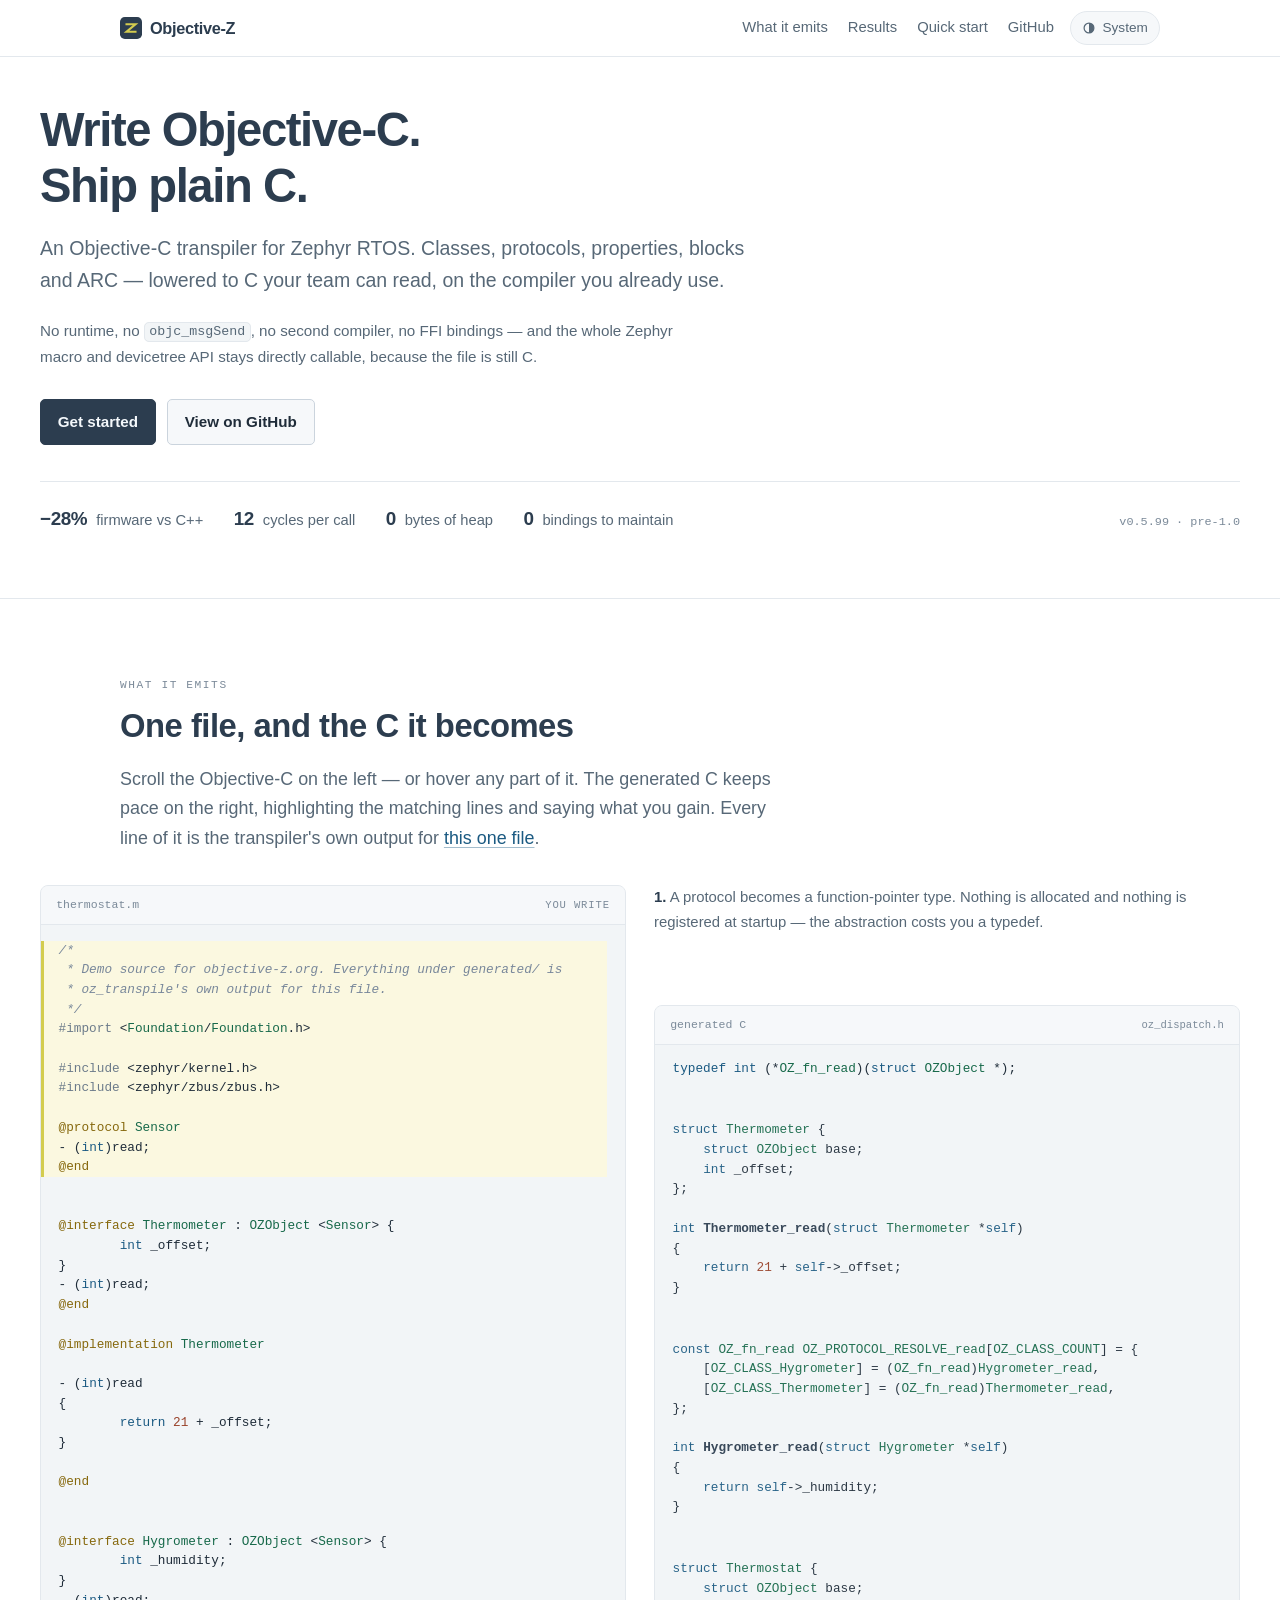
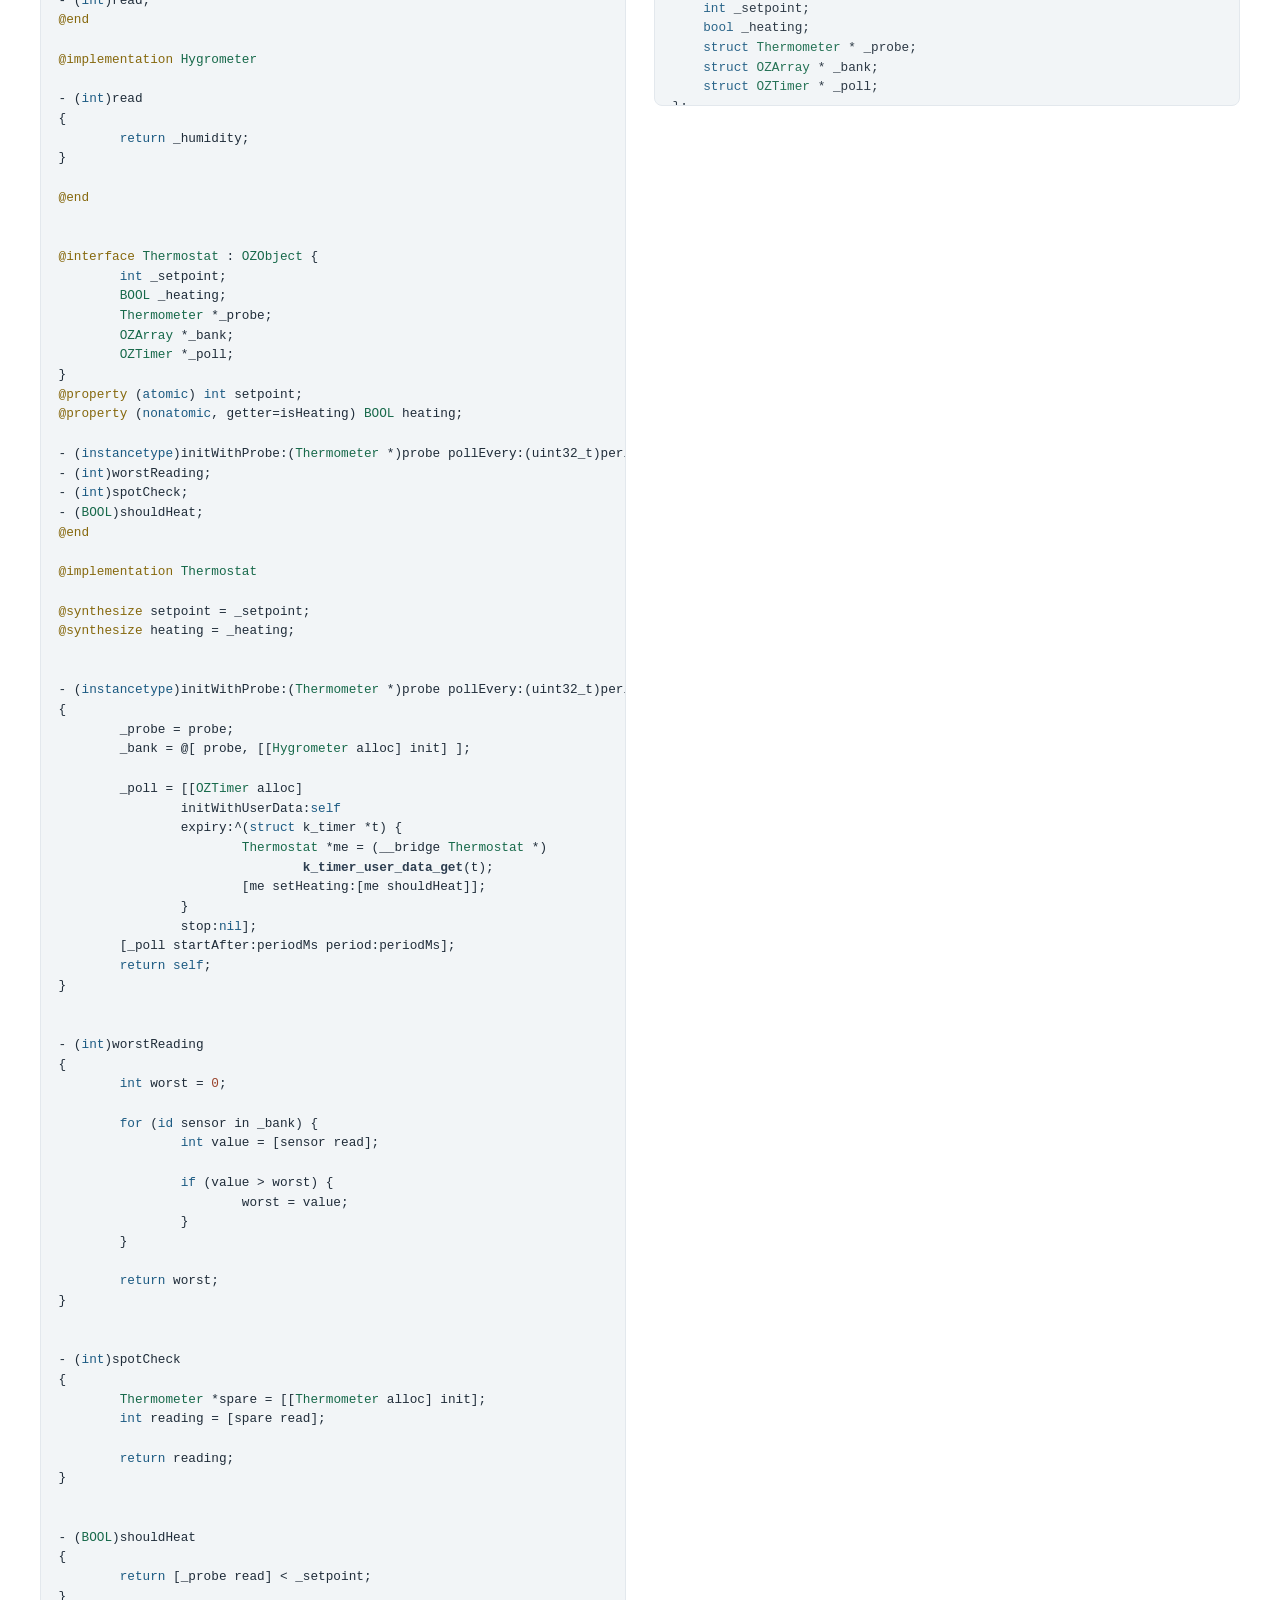
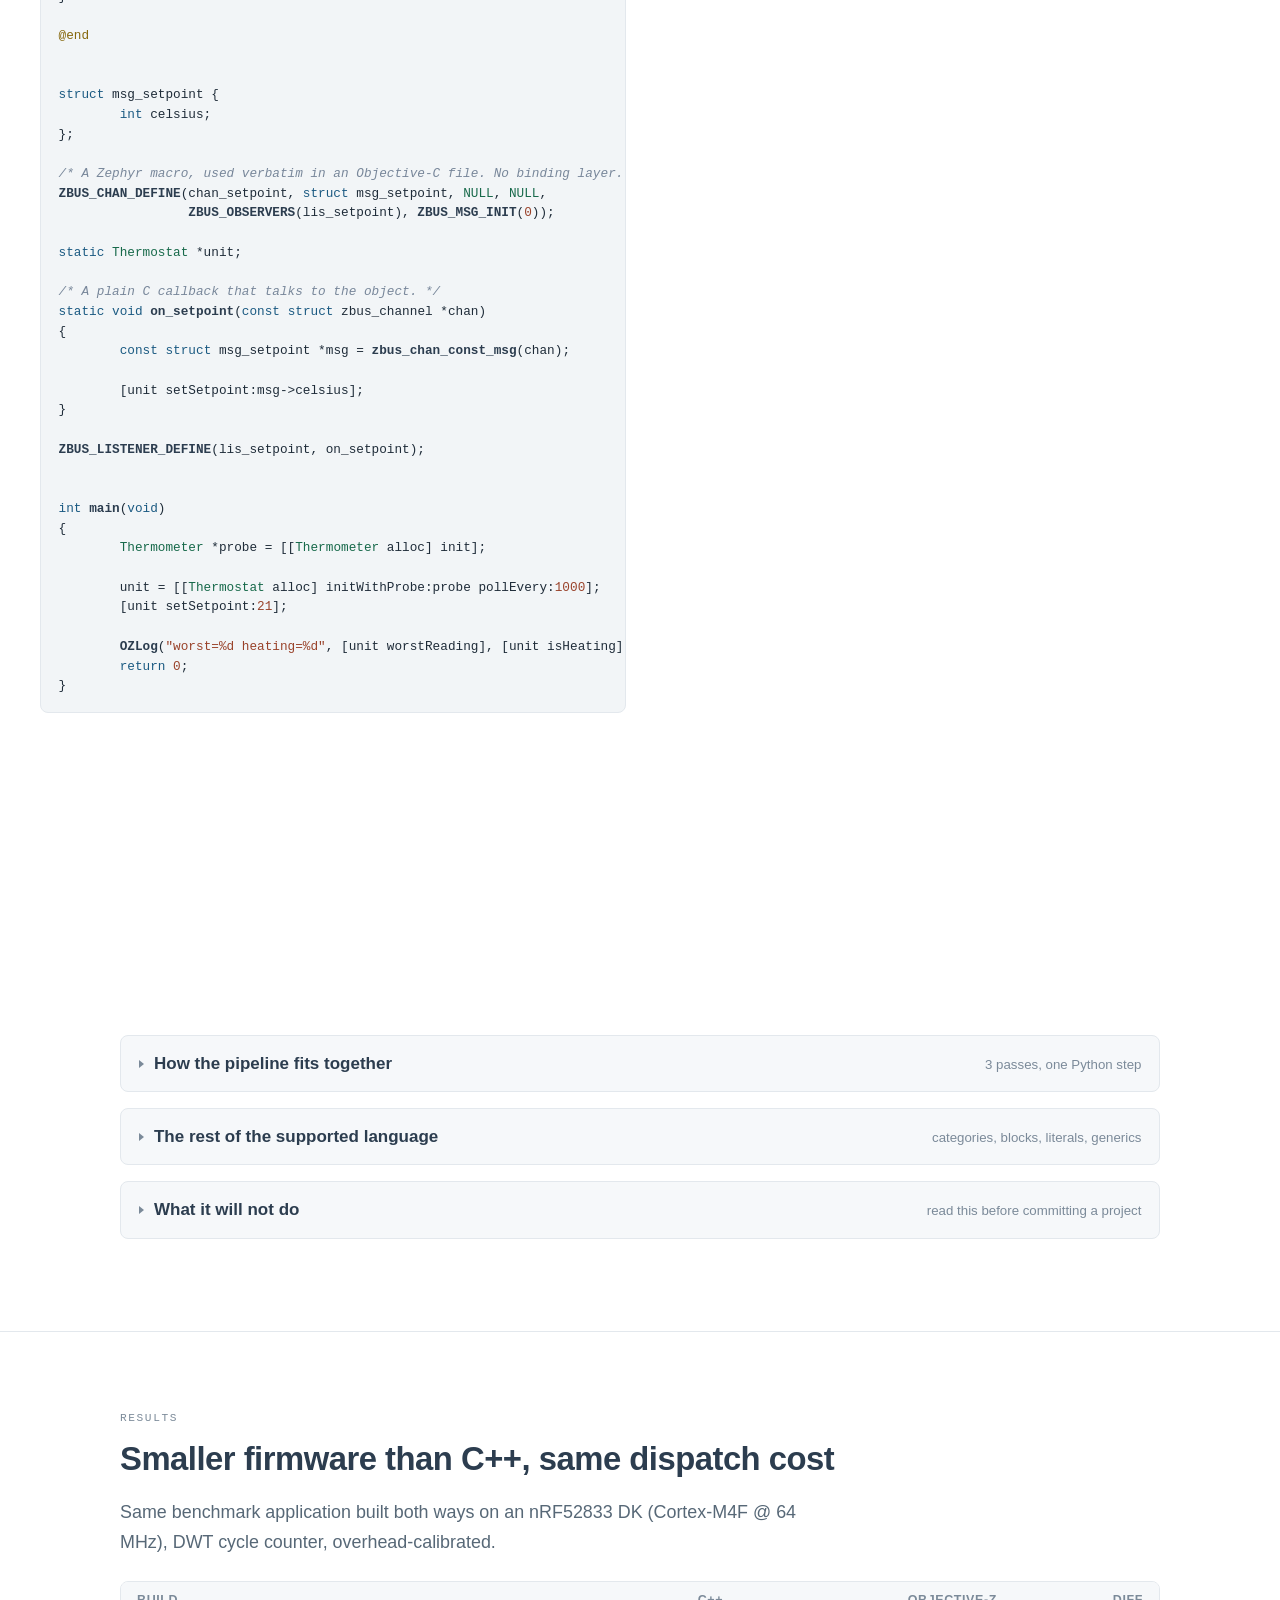
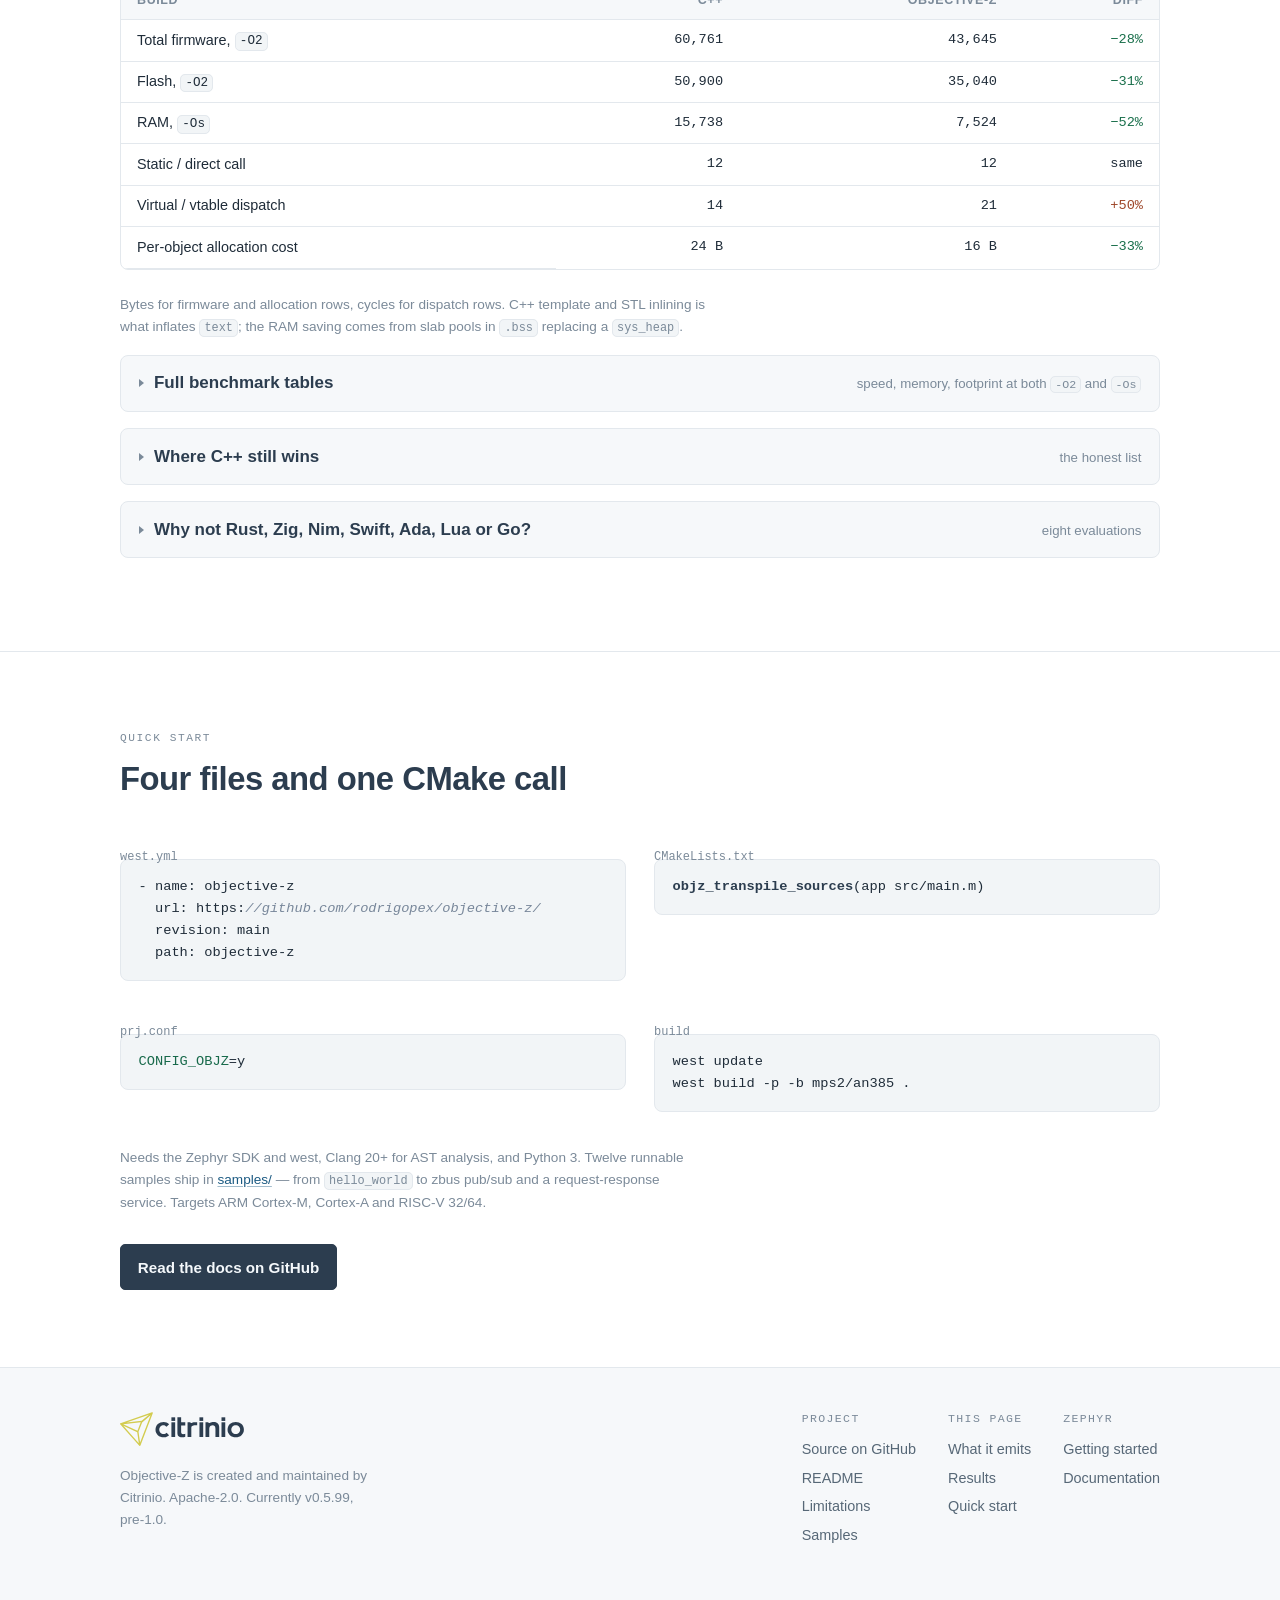
<file: index.html>
<!doctype html>
<html lang="en">
<head>
<meta charset="utf-8">
<meta name="viewport" content="width=device-width, initial-scale=1">

<title>Objective-Z — Objective-C transpiler for Zephyr RTOS</title>
<meta name="description" content="Write Objective-C, ship plain C. Classes, protocols, properties and ARC on Zephyr RTOS — transpiled to readable C with no runtime, no second compiler, and 28% smaller firmware than C++.">

<meta http-equiv="Content-Security-Policy" content="default-src 'none'; script-src 'self'; style-src 'self'; img-src 'self' data:; font-src 'self'; connect-src 'none'; base-uri 'none'; form-action 'none'">
<meta name="referrer" content="strict-origin-when-cross-origin">

<link rel="canonical" href="https://objective-z.org/">
<link rel="icon" href="favicon.svg" type="image/svg+xml">
<meta name="theme-color" content="#ffffff" media="(prefers-color-scheme: light)">
<meta name="theme-color" content="#141d26" media="(prefers-color-scheme: dark)">

<meta property="og:type" content="website">
<meta property="og:site_name" content="Objective-Z">
<meta property="og:title" content="Objective-Z — Objective-C transpiler for Zephyr RTOS">
<meta property="og:description" content="Write Objective-C, ship plain C. Classes, protocols and ARC on Zephyr with no runtime, no separate compiler, and 28% smaller firmware than C++.">
<meta property="og:url" content="https://objective-z.org/">
<meta property="og:image" content="https://objective-z.org/assets/og-card.png">
<meta property="og:image:width" content="1200">
<meta property="og:image:height" content="630">
<meta property="og:image:alt" content="Objective-Z — Objective-C transpiler for Zephyr RTOS. 28% smaller firmware than C++.">
<meta name="twitter:card" content="summary_large_image">

<link rel="stylesheet" href="css/main.css">
<script src="js/theme.js"></script>
<script src="js/tour.js" defer></script>
</head>
<body>

<a class="skip-link" href="#main">Skip to content</a>

<header class="site-header">
  <div class="wrap">
    <a class="brand" href="./">
      <svg width="22" height="22" viewBox="0 0 32 32" aria-hidden="true" focusable="false">
        <rect width="32" height="32" rx="7" fill="#2c3d4f"></rect>
        <path d="M9.5 10.5H22.5L9.5 21.5H22.5" fill="none" stroke="#d3cc4f" stroke-width="3.1" stroke-linecap="square"></path>
      </svg>
      Objective-Z
    </a>

    <button type="button" class="nav-toggle" id="nav-btn" aria-controls="nav" aria-expanded="true" hidden>Menu</button>

    <nav class="nav" id="nav" aria-label="Sections">
      <a href="#translate">What it emits</a>
      <a href="#results">Results</a>
      <a href="#start">Quick start</a>
      <a href="https://github.com/rodrigopex/objective-z" rel="noopener noreferrer">GitHub</a>
    </nav>

    <button type="button" class="theme-btn" id="theme-btn" hidden>
      <svg class="theme-icon-light" width="14" height="14" viewBox="0 0 16 16" aria-hidden="true" focusable="false">
        <circle cx="8" cy="8" r="3.4" fill="none" stroke="currentColor" stroke-width="1.4"></circle>
        <path d="M8 1v2M8 13v2M1 8h2M13 8h2M3.1 3.1l1.4 1.4M11.5 11.5l1.4 1.4M12.9 3.1l-1.4 1.4M4.5 11.5l-1.4 1.4" stroke="currentColor" stroke-width="1.4" stroke-linecap="round"></path>
      </svg>
      <svg class="theme-icon-dark" width="14" height="14" viewBox="0 0 16 16" aria-hidden="true" focusable="false">
        <path d="M13.2 10.4A5.6 5.6 0 0 1 6 3.2a5.6 5.6 0 1 0 7.2 7.2z" fill="none" stroke="currentColor" stroke-width="1.4" stroke-linejoin="round"></path>
      </svg>
      <svg class="theme-icon-auto" width="14" height="14" viewBox="0 0 16 16" aria-hidden="true" focusable="false">
        <circle cx="8" cy="8" r="5.6" fill="none" stroke="currentColor" stroke-width="1.4"></circle>
        <path d="M8 2.4a5.6 5.6 0 0 1 0 11.2z" fill="currentColor"></path>
      </svg>
      <span class="theme-label">System</span>
    </button>
  </div>
</header>

<main id="main">

<section class="hero">
  <div class="wrap">
    <h1>Write Objective-C.<br>Ship plain C.</h1>
    <p class="hero-tagline">An Objective-C transpiler for Zephyr RTOS. Classes, protocols, properties, blocks and ARC — lowered to C your team can read, on the compiler you already use.</p>

    <p class="hero-note">No runtime, no <code>objc_msgSend</code>, no second compiler, no FFI bindings — and the whole Zephyr macro and devicetree API stays directly callable, because the file is still C.</p>

    <div class="cta-row">
      <a class="btn btn-primary" href="#start">Get started</a>
      <a class="btn" href="https://github.com/rodrigopex/objective-z" rel="noopener noreferrer">View on GitHub</a>
    </div>

    <ul class="metrics">
      <li><b>−28%</b> firmware vs C++</li>
      <li><b>12</b> cycles per call</li>
      <li><b>0</b> bytes of heap</li>
      <li><b>0</b> bindings to maintain</li>
      <li class="metrics-meta">v0.5.99 · pre-1.0</li>
    </ul>
  </div>
</section>

<section id="translate">
  <div class="wrap">
    <p class="eyebrow">What it emits</p>
    <h2>One file, and the C it becomes</h2>
    <p class="lede">Scroll the Objective-C on the left — or hover any part of it. The generated C keeps pace on the right, highlighting the matching lines and saying what you gain. Every line of it is the transpiler's own output for <a href="https://github.com/rodrigopex/objective-z.org/blob/main/examples/tour/thermostat.m" rel="noopener noreferrer">this one file</a>.</p>
  </div>

  <div class="wrap wrap-tour">
    <div class="tour" id="tour">
      <div class="tour-code">
        <p class="pane-head"><span>thermostat.m</span> <span class="pane-tag">you write</span></p>
<pre><code><span class="g" data-step="1"><span class="c">/*
 * Demo source for objective-z.org. Everything under generated/ is
 * oz_transpile's own output for this file.
 */</span>
<span class="pp">#import</span> &lt;<span class="t">Foundation</span>/<span class="t">Foundation</span>.h&gt;

<span class="pp">#include</span> &lt;zephyr/kernel.h&gt;
<span class="pp">#include</span> &lt;zephyr/zbus/zbus.h&gt;

<span class="at">@protocol</span> <span class="t">Sensor</span>
- (<span class="k">int</span>)read;
<span class="at">@end</span></span>
<span class="g" data-step="2">
<span class="at">@interface</span> <span class="t">Thermometer</span> : <span class="t">OZObject</span> &lt;<span class="t">Sensor</span>&gt; {
        <span class="k">int</span> _offset;
}
- (<span class="k">int</span>)read;
<span class="at">@end</span>

<span class="at">@implementation</span> <span class="t">Thermometer</span>

- (<span class="k">int</span>)read
{
        <span class="k">return</span> <span class="n">21</span> + _offset;
}

<span class="at">@end</span></span>
<span class="g" data-step="3">
<span class="at">@interface</span> <span class="t">Hygrometer</span> : <span class="t">OZObject</span> &lt;<span class="t">Sensor</span>&gt; {
        <span class="k">int</span> _humidity;
}
- (<span class="k">int</span>)read;
<span class="at">@end</span>

<span class="at">@implementation</span> <span class="t">Hygrometer</span>

- (<span class="k">int</span>)read
{
        <span class="k">return</span> _humidity;
}

<span class="at">@end</span></span>
<span class="g" data-step="4">
<span class="at">@interface</span> <span class="t">Thermostat</span> : <span class="t">OZObject</span> {
        <span class="k">int</span> _setpoint;
        <span class="t">BOOL</span> _heating;
        <span class="t">Thermometer</span> *_probe;
        <span class="t">OZArray</span> *_bank;
        <span class="t">OZTimer</span> *_poll;
}
<span class="at">@property</span> (<span class="k">atomic</span>) <span class="k">int</span> setpoint;
<span class="at">@property</span> (<span class="k">nonatomic</span>, getter=isHeating) <span class="t">BOOL</span> heating;

- (<span class="k">instancetype</span>)initWithProbe:(<span class="t">Thermometer</span> *)probe pollEvery:(uint32_t)periodMs;
- (<span class="k">int</span>)worstReading;
- (<span class="k">int</span>)spotCheck;
- (<span class="t">BOOL</span>)shouldHeat;
<span class="at">@end</span>

<span class="at">@implementation</span> <span class="t">Thermostat</span>

<span class="at">@synthesize</span> setpoint = _setpoint;
<span class="at">@synthesize</span> heating = _heating;</span>
<span class="g" data-step="5">
- (<span class="k">instancetype</span>)initWithProbe:(<span class="t">Thermometer</span> *)probe pollEvery:(uint32_t)periodMs
{
        _probe = probe;
        _bank = @[ probe, [[<span class="t">Hygrometer</span> alloc] init] ];

        _poll = [[<span class="t">OZTimer</span> alloc]
                initWithUserData:<span class="k">self</span>
                expiry:^(<span class="k">struct</span> k_timer *t) {
                        <span class="t">Thermostat</span> *me = (__bridge <span class="t">Thermostat</span> *)
                                <span class="fn">k_timer_user_data_get</span>(t);
                        [me setHeating:[me shouldHeat]];
                }
                stop:<span class="k">nil</span>];
        [_poll startAfter:periodMs period:periodMs];
        <span class="k">return</span> <span class="k">self</span>;
}</span>
<span class="g" data-step="6">
- (<span class="k">int</span>)worstReading
{
        <span class="k">int</span> worst = <span class="n">0</span>;

        <span class="k">for</span> (<span class="k">id</span> sensor in _bank) {
                <span class="k">int</span> value = [sensor read];

                <span class="k">if</span> (value &gt; worst) {
                        worst = value;
                }
        }

        <span class="k">return</span> worst;
}</span>
<span class="g" data-step="7">
- (<span class="k">int</span>)spotCheck
{
        <span class="t">Thermometer</span> *spare = [[<span class="t">Thermometer</span> alloc] init];
        <span class="k">int</span> reading = [spare read];

        <span class="k">return</span> reading;
}</span>
<span class="g" data-step="8">
- (<span class="t">BOOL</span>)shouldHeat
{
        <span class="k">return</span> [_probe read] &lt; _setpoint;
}

<span class="at">@end</span></span>
<span class="g" data-step="9">
<span class="k">struct</span> msg_setpoint {
        <span class="k">int</span> celsius;
};

<span class="c">/* A Zephyr macro, used verbatim in an Objective-C file. No binding layer. */</span>
<span class="fn">ZBUS_CHAN_DEFINE</span>(chan_setpoint, <span class="k">struct</span> msg_setpoint, <span class="t">NULL</span>, <span class="t">NULL</span>,
                 <span class="fn">ZBUS_OBSERVERS</span>(lis_setpoint), <span class="fn">ZBUS_MSG_INIT</span>(<span class="n">0</span>));

<span class="k">static</span> <span class="t">Thermostat</span> *unit;

<span class="c">/* A plain C callback that talks to the object. */</span>
<span class="k">static</span> <span class="k">void</span> <span class="fn">on_setpoint</span>(<span class="k">const</span> <span class="k">struct</span> zbus_channel *chan)
{
        <span class="k">const</span> <span class="k">struct</span> msg_setpoint *msg = <span class="fn">zbus_chan_const_msg</span>(chan);

        [unit setSetpoint:msg-&gt;celsius];
}

<span class="fn">ZBUS_LISTENER_DEFINE</span>(lis_setpoint, on_setpoint);</span>
<span class="g" data-step="10">
<span class="k">int</span> <span class="fn">main</span>(<span class="k">void</span>)
{
        <span class="t">Thermometer</span> *probe = [[<span class="t">Thermometer</span> alloc] init];

        unit = [[<span class="t">Thermostat</span> alloc] initWithProbe:probe pollEvery:<span class="n">1000</span>];
        [unit setSetpoint:<span class="n">21</span>];

        <span class="fn">OZLog</span>(<span class="s">"worst=%d heating=%d"</span>, [unit worstReading], [unit isHeating]);
        <span class="k">return</span> <span class="n">0</span>;
}
</span></code></pre>
      </div>

      <aside class="tour-panel">
        <div class="tour-notes">
<p class="tour-note" data-step="1"><b>1.</b> A protocol becomes a function-pointer type. Nothing is allocated and nothing is registered at startup — the abstraction costs you a typedef.</p>
<p class="tour-note" data-step="2"><b>2.</b> The class becomes a struct whose first member is its superclass, so an upcast is a pointer cast. The method becomes a function taking <code>self</code> explicitly, and a send to a known type costs <strong>12 cycles</strong> — exactly what the C call costs.</p>
<p class="tour-note" data-step="3"><b>3.</b> With two classes conforming, the protocol needs a table. It is <code>const</code>, so it lands in <code>.rodata</code> — FLASH, not RAM. Polymorphism for <strong>zero bytes of RAM</strong>.</p>
<p class="tour-note" data-step="4"><b>4.</b> <code>atomic</code> wraps both accessors in a real Zephyr <code>k_spinlock</code> guard — <strong>10 cycles</strong> to read, two fewer than the C++ equivalent, because it is the kernel's own primitive and not a library mutex. <code>getter=isHeating</code> names the function; the setter keeps its conventional name.</p>
<p class="tour-note" data-step="5"><b>5.</b> An array literal becomes a stack buffer of retained objects. The block is lifted out as a file-scope function and handed to the timer by name — which is why only non-capturing blocks are allowed, and why invoking one costs the same <strong>12 cycles</strong> as a C++ lambda. <code>__bridge</code> is just a cast.</p>
<p class="tour-note" data-step="6"><b>6.</b> Fast enumeration becomes an explicit iterator loop. Because <code>sensor</code> is <code>id</code>, the read goes through the protocol table: one indexed load, <strong>21 cycles</strong>, with no message lookup and no dispatch cache to miss.</p>
<p class="tour-note" data-step="7"><b>7.</b> Nothing in this method mentions memory — and yet a release appears. ARC works out that <code>spare</code> dies at the closing brace and writes the call, before the return, at compile time. No collector, no runtime bookkeeping, and <strong>zero heap</strong>: the pool above is a fixed slab in <code>.bss</code>, sized from the AST, with no allocator header per object.</p>
<p class="tour-note" data-step="8"><b>8.</b> A known receiver collapses to a direct call. Below it is a whole function that appears in no source file: the class declares no <code>-dealloc</code>, so ARC wrote one, releasing each strong ivar in turn before handing off to the superclass.</p>
<p class="tour-note" data-step="9"><b>9.</b> This is the part no other language gets for free. <code>ZBUS_CHAN_DEFINE</code> and <code>ZBUS_LISTENER_DEFINE</code> are C preprocessor macros that build linker-section structures; here they sit in a <code>.m</code> file and come out untouched. <strong>Zero bindings</strong> to write, and none to fix when Zephyr changes. A plain C callback talks to the object — only the message send is rewritten.</p>
<p class="tour-note" data-step="10"><b>10.</b> And it runs. Every message is an ordinary call, ARC releases the local probe on the way out, and the whole file goes through the same GCC as the rest of your firmware — no second compiler, and <strong>28% smaller</strong> than the equivalent built as C++.</p>
        </div>
        <div class="pane tour-out">
          <p class="pane-head"><span>generated C</span> <span class="pane-tag pane-file" id="tour-file">thermostat_ozm.c</span></p>
<pre><code><span class="g" data-step="1" data-file="oz_dispatch.h"><span class="k">typedef</span> <span class="k">int</span> (*<span class="t">OZ_fn_read</span>)(<span class="k">struct</span> <span class="t">OZObject</span> *);</span>
<span class="g" data-step="2" data-file="thermostat_ozh.h · thermostat_ozm.c"><span class="k">struct</span> <span class="t">Thermometer</span> {
    <span class="k">struct</span> <span class="t">OZObject</span> base;
    <span class="k">int</span> _offset;
};

<span class="k">int</span> <span class="fn">Thermometer_read</span>(<span class="k">struct</span> <span class="t">Thermometer</span> *<span class="k">self</span>)
{
    <span class="k">return</span> <span class="n">21</span> + <span class="k">self</span>-&gt;_offset;
}</span>
<span class="g" data-step="3" data-file="oz_dispatch.c · thermostat_ozm.c"><span class="k">const</span> <span class="t">OZ_fn_read</span> <span class="t">OZ_PROTOCOL_RESOLVE_read</span>[<span class="t">OZ_CLASS_COUNT</span>] = {
    [<span class="t">OZ_CLASS_Hygrometer</span>] = (<span class="t">OZ_fn_read</span>)<span class="t">Hygrometer_read</span>,
    [<span class="t">OZ_CLASS_Thermometer</span>] = (<span class="t">OZ_fn_read</span>)<span class="t">Thermometer_read</span>,
};

<span class="k">int</span> <span class="fn">Hygrometer_read</span>(<span class="k">struct</span> <span class="t">Hygrometer</span> *<span class="k">self</span>)
{
    <span class="k">return</span> <span class="k">self</span>-&gt;_humidity;
}</span>
<span class="g" data-step="4" data-file="thermostat_ozh.h · thermostat_ozm.c"><span class="k">struct</span> <span class="t">Thermostat</span> {
    <span class="k">struct</span> <span class="t">OZObject</span> base;
    <span class="k">int</span> _setpoint;
    <span class="k">bool</span> _heating;
    <span class="k">struct</span> <span class="t">Thermometer</span> * _probe;
    <span class="k">struct</span> <span class="t">OZArray</span> * _bank;
    <span class="k">struct</span> <span class="t">OZTimer</span> * _poll;
};

<span class="k">int</span> <span class="fn">Thermostat_setpoint</span>(<span class="k">struct</span> <span class="t">Thermostat</span> *<span class="k">self</span>)
{
    <span class="k">int</span> val = {<span class="n">0</span>};
    <span class="fn">OZ_SPINLOCK</span>(&amp;<span class="k">self</span>-&gt;base._oz_prop_lock) {
        val = <span class="k">self</span>-&gt;_setpoint;
    }
    <span class="k">return</span> val;
}

<span class="k">void</span> <span class="fn">Thermostat_setSetpoint_</span>(<span class="k">struct</span> <span class="t">Thermostat</span> *<span class="k">self</span>, <span class="k">int</span> setpoint)
{
    <span class="fn">OZ_SPINLOCK</span>(&amp;<span class="k">self</span>-&gt;base._oz_prop_lock) {
        <span class="k">self</span>-&gt;_setpoint = setpoint;
    }
}

<span class="t">BOOL</span> <span class="fn">Thermostat_isHeating</span>(<span class="k">struct</span> <span class="t">Thermostat</span> *<span class="k">self</span>)
{
    <span class="k">return</span> <span class="k">self</span>-&gt;_heating;
}</span>
<span class="g" data-step="5" data-file="thermostat_ozm.c"><span class="k">static</span> <span class="k">void</span> <span class="fn">_oz_block_L0_C0</span>(<span class="k">struct</span> k_timer * t)
{
    <span class="k">struct</span> <span class="t">Thermostat</span> * me =
        (<span class="k">struct</span> <span class="t">Thermostat</span> *)<span class="fn">k_timer_user_data_get</span>(t);
    <span class="fn">Thermostat_setHeating_</span>(me, <span class="fn">Thermostat_shouldHeat</span>(me));
}

    <span class="k">struct</span> <span class="t">OZObject</span> *_oz_arr_0_buf[] = {
        (<span class="k">struct</span> <span class="t">OZObject</span> *)<span class="fn">OZObject_retain</span>(
            (<span class="k">struct</span> <span class="t">OZObject</span> *)(<span class="k">struct</span> <span class="t">OZObject</span> *)probe),
        (<span class="k">struct</span> <span class="t">OZObject</span> *)<span class="fn">OZObject_retain</span>(
            (<span class="k">struct</span> <span class="t">OZObject</span> *)(<span class="k">struct</span> <span class="t">OZObject</span> *)
            (<span class="k">struct</span> <span class="t">Hygrometer</span> *)<span class="fn">OZObject_init</span>(
                (<span class="k">struct</span> <span class="t">OZObject</span> *)<span class="fn">Hygrometer_alloc</span>()))};
    <span class="k">struct</span> <span class="t">OZArray</span> *_oz_recv1 =
        <span class="fn">OZArray_initWithItems</span>(_oz_arr_0_buf, <span class="n">2</span>);
    <span class="fn">OZObject_release</span>((<span class="k">struct</span> <span class="t">OZObject</span> *)<span class="k">self</span>-&gt;_bank);
    <span class="k">self</span>-&gt;_bank = _oz_recv1;
    <span class="k">struct</span> <span class="t">OZTimer</span> *_oz_recv2 =
        <span class="fn">OZTimer_initWithUserData_expiry_stop_</span>(
            <span class="fn">OZTimer_alloc</span>(), (<span class="k">struct</span> <span class="t">OZObject</span> *)<span class="k">self</span>,
            _oz_block_L0_C0, (((<span class="k">void</span> *)<span class="n">0</span>)));
    <span class="fn">OZObject_release</span>((<span class="k">struct</span> <span class="t">OZObject</span> *)<span class="k">self</span>-&gt;_poll);
    <span class="k">self</span>-&gt;_poll = _oz_recv2;
    <span class="fn">OZTimer_startAfter_period_</span>(<span class="k">self</span>-&gt;_poll,
                               periodMs, periodMs);</span>
<span class="g" data-step="6" data-file="thermostat_ozm.c · oz_dispatch.h"><span class="k">int</span> <span class="fn">Thermostat_worstReading</span>(<span class="k">struct</span> <span class="t">Thermostat</span> *<span class="k">self</span>)
{
    <span class="k">int</span> worst = <span class="n">0</span>;
    {
        <span class="k">struct</span> <span class="t">OZObject</span> *_oz_iter0 = (<span class="k">struct</span> <span class="t">OZObject</span> *)
            <span class="fn">OZ_PROTOCOL_SEND_iter</span>((<span class="k">struct</span> <span class="t">OZObject</span> *)<span class="k">self</span>-&gt;_bank);
        <span class="k">struct</span> <span class="t">OZObject</span> *_oz_recv1 = _oz_iter0;
        <span class="k">for</span> (<span class="k">const</span>  <span class="k">id</span> sensor =
                 (<span class="k">const</span>  <span class="k">id</span>)<span class="fn">OZ_PROTOCOL_SEND_next</span>(_oz_recv1);
             sensor != ((<span class="k">void</span> *)<span class="n">0</span>);
             sensor = (<span class="k">const</span>  <span class="k">id</span>)<span class="fn">OZ_PROTOCOL_SEND_next</span>(_oz_recv1)) {
            <span class="k">struct</span> <span class="t">OZObject</span> *_oz_recv2 = (<span class="k">struct</span> <span class="t">OZObject</span> *)sensor;
            <span class="k">int</span> value = <span class="fn">OZ_PROTOCOL_SEND_read</span>(_oz_recv2);
            <span class="k">if</span> (value &gt; worst) {
                worst = value;
            }
        }
    }
    <span class="k">return</span> worst;
}



<span class="pp">#define</span> <span class="fn">OZ_PROTOCOL_SEND_read</span>(obj)                       \
    <span class="t">OZ_PROTOCOL_RESOLVE_read</span>[                            \
        ((<span class="k">struct</span> <span class="t">OZObject</span> *)(obj))-&gt;_meta.class_id](     \
            (<span class="k">struct</span> <span class="t">OZObject</span> *)(obj))</span>
<span class="g" data-step="7" data-file="thermostat_ozm.c"><span class="fn">OZ_SLAB_DEFINE</span>(oz_slab_Thermometer, <span class="k">sizeof</span>(<span class="k">struct</span> <span class="t">Thermometer</span>), <span class="n">2</span>, <span class="n">4</span>);

<span class="k">int</span> <span class="fn">Thermostat_spotCheck</span>(<span class="k">struct</span> <span class="t">Thermostat</span> *<span class="k">self</span>)
{
    <span class="k">struct</span> <span class="t">Thermometer</span> * spare = (<span class="k">struct</span> <span class="t">Thermometer</span> *)
        <span class="fn">OZObject_init</span>((<span class="k">struct</span> <span class="t">OZObject</span> *)<span class="fn">Thermometer_alloc</span>());
    <span class="k">int</span> reading = <span class="fn">Thermometer_read</span>(spare);
<span class="add">    <span class="fn">OZObject_release</span>((<span class="k">struct</span> <span class="t">OZObject</span> *)spare);<b class="add-tag">added by the transpiler</b></span>
    <span class="k">return</span> reading;
}</span>
<span class="g" data-step="8" data-file="thermostat_ozm.c"><span class="t">BOOL</span> <span class="fn">Thermostat_shouldHeat</span>(<span class="k">struct</span> <span class="t">Thermostat</span> *<span class="k">self</span>)
{
    <span class="k">return</span> <span class="fn">Thermometer_read</span>(<span class="k">self</span>-&gt;_probe) &lt; <span class="k">self</span>-&gt;_setpoint;
}

<span class="add"><span class="k">void</span> <span class="fn">Thermostat_dealloc</span>(<span class="k">struct</span> <span class="t">Thermostat</span> *<span class="k">self</span>)<b class="add-tag">added by the transpiler</b>
{
    <span class="fn">OZObject_release</span>((<span class="k">struct</span> <span class="t">OZObject</span> *)<span class="k">self</span>-&gt;_probe);
    <span class="fn">OZObject_release</span>((<span class="k">struct</span> <span class="t">OZObject</span> *)<span class="k">self</span>-&gt;_bank);
    <span class="fn">OZObject_release</span>((<span class="k">struct</span> <span class="t">OZObject</span> *)<span class="k">self</span>-&gt;_poll);
    <span class="fn">OZObject_dealloc</span>((<span class="k">struct</span> <span class="t">OZObject</span> *)<span class="k">self</span>);
}</span></span>
<span class="g" data-step="9" data-file="thermostat_ozm.c"><span class="k">struct</span> msg_setpoint {
        <span class="k">int</span> celsius;
}
;
<span class="c">/* A Zephyr macro, used verbatim in an Objective-C file. No binding layer. */</span>
<span class="fn">ZBUS_CHAN_DEFINE</span>(chan_setpoint, <span class="k">struct</span> msg_setpoint,
                 <span class="t">NULL</span>, <span class="t">NULL</span>,
                 <span class="fn">ZBUS_OBSERVERS</span>(lis_setpoint),
                 <span class="fn">ZBUS_MSG_INIT</span>(<span class="n">0</span>));
<span class="k">static</span> <span class="k">struct</span> <span class="t">Thermostat</span> * unit;
<span class="c">/* A plain C callback that talks to the object. */</span>
<span class="k">static</span> <span class="k">void</span> <span class="fn">on_setpoint</span>(<span class="k">const</span> <span class="k">struct</span> zbus_channel * chan)
{
    <span class="k">const</span> <span class="k">struct</span> msg_setpoint * msg = <span class="fn">zbus_chan_const_msg</span>(chan);
    <span class="fn">Thermostat_setSetpoint_</span>(unit, msg-&gt;celsius);
}

<span class="fn">ZBUS_LISTENER_DEFINE</span>(lis_setpoint, on_setpoint);</span>
<span class="g" data-step="10" data-file="thermostat_ozm.c"><span class="k">int</span> <span class="fn">main</span>(<span class="k">void</span>)
{
    <span class="k">struct</span> <span class="t">Thermometer</span> * probe = (<span class="k">struct</span> <span class="t">Thermometer</span> *)
        <span class="fn">OZObject_init</span>((<span class="k">struct</span> <span class="t">OZObject</span> *)<span class="fn">Thermometer_alloc</span>());
    unit = <span class="fn">Thermostat_initWithProbe_pollEvery_</span>(
        <span class="fn">Thermostat_alloc</span>(), probe, <span class="n">1000</span>);
    <span class="fn">Thermostat_setSetpoint_</span>(unit, <span class="n">21</span>);
    <span class="fn">OZLog</span>(<span class="s">"worst=%d heating=%d"</span>,
          <span class="fn">Thermostat_worstReading</span>(unit), <span class="fn">Thermostat_isHeating</span>(unit));
<span class="add">    <span class="fn">OZObject_release</span>((<span class="k">struct</span> <span class="t">OZObject</span> *)probe);<b class="add-tag">added by the transpiler</b></span>
    <span class="k">return</span> <span class="n">0</span>;
}</span></code></pre>
        </div>
      </aside>
    </div>
  </div>

  <div class="wrap">
    <details>
      <summary>How the pipeline fits together <span class="hint">3 passes, one Python step</span></summary>
      <div class="details-body">
        <div class="pipeline">
          <svg viewBox="0 0 730 144" role="img" aria-labelledby="pipe-title pipe-desc">
            <title id="pipe-title">The Objective-Z build pipeline</title>
            <desc id="pipe-desc">Objective-C .m sources become a Clang JSON AST, which oz_transpile processes in three passes — collect, resolve, emit — producing .h and .c files that GCC compiles into the final binary.</desc>
            <rect class="pipe-box" x="0.5" y="20.5" width="103" height="43" rx="5"></rect>
            <text class="pipe-label" x="52" y="46" text-anchor="middle">.m sources</text>
            <rect class="pipe-box" x="126.5" y="20.5" width="139" height="43" rx="5"></rect>
            <text class="pipe-label" x="196" y="46" text-anchor="middle">Clang JSON AST</text>
            <rect class="pipe-box pipe-box-accent" x="288.5" y="20.5" width="123" height="43" rx="5"></rect>
            <text class="pipe-label" x="350" y="46" text-anchor="middle">oz_transpile</text>
            <rect class="pipe-box" x="434.5" y="20.5" width="91" height="43" rx="5"></rect>
            <text class="pipe-label" x="480" y="46" text-anchor="middle">.h + .c</text>
            <rect class="pipe-box" x="548.5" y="20.5" width="71" height="43" rx="5"></rect>
            <text class="pipe-label" x="584" y="46" text-anchor="middle">GCC</text>
            <rect class="pipe-box" x="642.5" y="20.5" width="87" height="43" rx="5"></rect>
            <text class="pipe-label" x="686" y="46" text-anchor="middle">binary</text>
            <path class="pipe-arrow" d="M107 42h10" stroke-width="1.3"></path>
            <path class="pipe-arrow-head" d="M117 38l8 4-8 4z"></path>
            <path class="pipe-arrow" d="M269 42h10" stroke-width="1.3"></path>
            <path class="pipe-arrow-head" d="M279 38l8 4-8 4z"></path>
            <path class="pipe-arrow" d="M415 42h10" stroke-width="1.3"></path>
            <path class="pipe-arrow-head" d="M425 38l8 4-8 4z"></path>
            <path class="pipe-arrow" d="M529 42h10" stroke-width="1.3"></path>
            <path class="pipe-arrow-head" d="M539 38l8 4-8 4z"></path>
            <path class="pipe-arrow" d="M623 42h10" stroke-width="1.3"></path>
            <path class="pipe-arrow-head" d="M633 38l8 4-8 4z"></path>
            <path class="pipe-arrow" d="M350 64v32" stroke-width="1.3" stroke-dasharray="3 3"></path>
            <rect class="pipe-box" x="234.5" y="100.5" width="67" height="32" rx="5"></rect>
            <text class="pipe-label-sm" x="268" y="120" text-anchor="middle">collect</text>
            <rect class="pipe-box" x="316.5" y="100.5" width="67" height="32" rx="5"></rect>
            <text class="pipe-label-sm" x="350" y="120" text-anchor="middle">resolve</text>
            <rect class="pipe-box" x="398.5" y="100.5" width="67" height="32" rx="5"></rect>
            <text class="pipe-label-sm" x="432" y="120" text-anchor="middle">emit</text>
            <path class="pipe-arrow" d="M304 116h6" stroke-width="1.3"></path>
            <path class="pipe-arrow-head" d="M310 113l6 3-6 3z"></path>
            <path class="pipe-arrow" d="M386 116h6" stroke-width="1.3"></path>
            <path class="pipe-arrow-head" d="M392 113l6 3-6 3z"></path>
          </svg>
        </div>
        <p>Clang parses your <code>.m</code> into a JSON AST. <code>oz_transpile</code> collects classes and protocols, resolves the hierarchy and classifies every dispatch, then emits per-class <code>.h</code>/<code>.c</code> plus the dispatch tables. GCC takes it from there. Objective-C is never compiled — it is translated.</p>
      </div>
    </details>

    <details>
      <summary>The rest of the supported language <span class="hint">categories, blocks, literals, generics</span></summary>
      <div class="details-body">
        <ul class="tight">
          <li><strong>Categories</strong> merged at AST collection time; <strong><code>@synchronized</code></strong> as a RAII spinlock; <strong><code>+initialize</code></strong> called before <code>main()</code> via <code>SYS_INIT</code>.</li>
          <li><strong><code>__block</code></strong> variables are promoted to file scope (blocks themselves are shown above).</li>
          <li><strong>Fast enumeration</strong> — <code>for (id obj in collection)</code>; <strong>boxed and collection literals</strong> — <code>@42</code>, <code>@[a, b]</code>, <code>@{k: v}</code>, and subscripting.</li>
          <li><strong>Lightweight generics</strong> for typed collections.</li>
          <li><strong>Foundation</strong> — <code>OZObject</code>, <code>OZString</code>, <code>OZMutableString</code>, <code>OZArray</code>, <code>OZDictionary</code>, <code>OZQ31</code> fixed point, <code>OZHeap</code>, <code>OZSpinLock</code>, <code>OZTimer</code>, <code>OZDefer</code>, <code>OZLog</code>.</li>
          <li><strong>Removed on purpose</strong> — KVO, swizzling, dynamic class creation, associated objects, weak references, message forwarding. Each needs unbounded runtime allocation.</li>
        </ul>
        <p class="note">Full reference in the <a href="https://github.com/rodrigopex/objective-z#features" rel="noopener noreferrer">project README</a>.</p>
      </div>
    </details>

    <details>
      <summary>What it will not do <span class="hint">read this before committing a project</span></summary>
      <div class="details-body">
        <ul class="tight">
          <li><strong>Non-capturing blocks only</strong> — capturing a local is a transpile-time error.</li>
          <li><strong>No <code>typedef</code></strong>, no <strong><code>@try</code>/<code>@catch</code>/<code>@throw</code></strong>, no <strong><code>__weak</code></strong> (it panics at runtime).</li>
          <li><strong>Single inheritance</strong> — an Objective-C constraint, not a transpiler one.</li>
          <li><strong>No dynamic dispatch</strong> for non-protocol methods; everything resolves statically.</li>
          <li><strong><code>OZQ31</code></strong> converts to int8/16/32 and float — no int64 or double.</li>
        </ul>
        <p class="note">Complete list in <a href="https://github.com/rodrigopex/objective-z/blob/main/docs/LIMITATIONS.md" rel="noopener noreferrer">docs/LIMITATIONS.md</a>.</p>
      </div>
    </details>
  </div>
</section>

<section id="results">
  <div class="wrap">
    <p class="eyebrow">Results</p>
    <h2>Smaller firmware than C++, same dispatch cost</h2>
    <p class="lede">Same benchmark application built both ways on an nRF52833 DK (Cortex-M4F @ 64 MHz), DWT cycle counter, overhead-calibrated.</p>

    <div class="table-scroll" tabindex="0">
      <table>
        <thead>
          <tr>
            <th scope="col">Build</th>
            <th scope="col" class="num">C++</th>
            <th scope="col" class="num">Objective-Z</th>
            <th scope="col" class="num">Diff</th>
          </tr>
        </thead>
        <tbody>
          <tr><th scope="row">Total firmware, <code>-O2</code></th><td class="num">60,761</td><td class="num">43,645</td><td class="num good">−28%</td></tr>
          <tr><th scope="row">Flash, <code>-O2</code></th><td class="num">50,900</td><td class="num">35,040</td><td class="num good">−31%</td></tr>
          <tr><th scope="row">RAM, <code>-Os</code></th><td class="num">15,738</td><td class="num">7,524</td><td class="num good">−52%</td></tr>
          <tr><th scope="row">Static / direct call</th><td class="num">12</td><td class="num">12</td><td class="num">same</td></tr>
          <tr><th scope="row">Virtual / vtable dispatch</th><td class="num">14</td><td class="num">21</td><td class="num bad">+50%</td></tr>
          <tr><th scope="row">Per-object allocation cost</th><td class="num">24 B</td><td class="num">16 B</td><td class="num good">−33%</td></tr>
        </tbody>
      </table>
    </div>
    <p class="note">Bytes for firmware and allocation rows, cycles for dispatch rows. C++ template and STL inlining is what inflates <code>text</code>; the RAM saving comes from slab pools in <code>.bss</code> replacing a <code>sys_heap</code>.</p>

    <details>
      <summary>Full benchmark tables <span class="hint">speed, memory, footprint at both <code>-O2</code> and <code>-Os</code></span></summary>
      <div class="details-body">
        <h3>Speed</h3>
        <div class="table-scroll" tabindex="0">
          <table>
            <caption>Cycle counts — lower is better. Both sides <code>-O2</code>.</caption>
            <thead>
              <tr><th scope="col">Operation</th><th scope="col" class="num">C++</th><th scope="col" class="num">Objective-Z</th><th scope="col">Notes</th></tr>
            </thead>
            <tbody>
              <tr><th scope="row">Static / direct call</th><td class="num">12</td><td class="num">12</td><td class="notes">Both resolve at compile time</td></tr>
              <tr><th scope="row">Virtual / vtable dispatch</th><td class="num">14</td><td class="num">21</td><td class="notes">OZ: <code>const</code> array; C++: vptr indirection</td></tr>
              <tr><th scope="row">Slab alloc + init + release</th><td class="num">105</td><td class="num bad">215</td><td class="notes">C++ figure is placement-new from a slab</td></tr>
              <tr><th scope="row">Atomic inc (retain)</th><td class="num">7</td><td class="num bad">22</td><td class="notes">Both inline atomics</td></tr>
              <tr><th scope="row">retain + release pair</th><td class="num">17</td><td class="num bad">44</td><td class="notes"></td></tr>
              <tr><th scope="row">Property get (nonatomic)</th><td class="num">12</td><td class="num">12</td><td class="notes"></td></tr>
              <tr><th scope="row">Property get (atomic, <code>k_spinlock</code>)</th><td class="num">12</td><td class="num good">10</td><td class="notes">Same Zephyr primitive on both sides</td></tr>
              <tr><th scope="row"><code>@synchronized</code> (<code>k_spinlock</code>)</th><td class="num">15</td><td class="num bad">266</td><td class="notes">OZ: RAII <code>OZSpinLock</code> alloc + free</td></tr>
              <tr><th scope="row">Block / lambda (non-capturing)</th><td class="num">12</td><td class="num">12</td><td class="notes">Both compile to function pointers</td></tr>
              <tr><th scope="row"><code>std::function</code> (int capture)</th><td class="num">16</td><td class="num dash">—</td><td class="notes">No Objective-Z equivalent</td></tr>
              <tr><th scope="row">Raw <code>int32_t[]</code> sum (10 elems)</th><td class="num">81</td><td class="num">99</td><td class="notes">Both raw C arrays, no boxing</td></tr>
              <tr><th scope="row">String array loop + length (10)</th><td class="num">263</td><td class="num bad">483</td><td class="notes">Fair: both call a method per element</td></tr>
              <tr><th scope="row">String iterator (virtual)</th><td class="num">211</td><td class="num bad">341</td><td class="notes">Fair: both virtual dispatch per step</td></tr>
              <tr><th scope="row"><code>dynamic_cast</code> / <code>isKindOfClass</code></th><td class="num">12</td><td class="num dash">—</td><td class="notes">OZ introspection is a C API</td></tr>
            </tbody>
          </table>
        </div>

        <h3>Memory per object</h3>
        <div class="table-scroll" tabindex="0">
          <table>
            <caption>Bytes. C and C++ use a dedicated 8 KB <code>sys_heap</code>; Objective-Z uses per-class <code>k_mem_slab</code> pools.</caption>
            <thead>
              <tr><th scope="col">Metric</th><th scope="col" class="num">C</th><th scope="col" class="num">C++</th><th scope="col" class="num">Objective-Z</th></tr>
            </thead>
            <tbody>
              <tr><th scope="row">Base object <code>sizeof</code></th><td class="num">8</td><td class="num">8</td><td class="num">8</td></tr>
              <tr><th scope="row">Allocator overhead per object</th><td class="num">4–8</td><td class="num">4–8</td><td class="num good">0</td></tr>
              <tr><th scope="row"><code>shared_ptr</code> control block</th><td class="num dash">—</td><td class="num">12</td><td class="num good">0</td></tr>
              <tr><th scope="row">GrandChild, allocated</th><td class="num">24</td><td class="num">24</td><td class="num good">16</td></tr>
              <tr><th scope="row">20 × GrandChild</th><td class="num">480</td><td class="num">480</td><td class="num good">320</td></tr>
              <tr><th scope="row">String object</th><td class="num dash">—</td><td class="num">12</td><td class="num bad">20</td></tr>
            </tbody>
          </table>
        </div>

        <h3>Firmware footprint</h3>
        <div class="table-scroll" tabindex="0">
          <table>
            <caption>Bytes. Negative diff favors Objective-Z.</caption>
            <thead>
              <tr><th scope="col">Benchmark</th><th scope="col">Metric</th><th scope="col" class="num">C++</th><th scope="col" class="num">Objective-Z</th><th scope="col" class="num">Diff</th></tr>
            </thead>
            <tbody>
              <tr><th scope="row" rowspan="6">Speed (<code>-O2</code>)</th><td>text</td><td class="num">50,588</td><td class="num">34,272</td><td class="num good">−32%</td></tr>
              <tr><td>data</td><td class="num">312</td><td class="num">768</td><td class="num bad">+146%</td></tr>
              <tr><td>bss</td><td class="num">9,861</td><td class="num">8,605</td><td class="num good">−13%</td></tr>
              <tr class="total"><td>total</td><td class="num">60,761</td><td class="num">43,645</td><td class="num good">−28%</td></tr>
              <tr class="total"><td>Flash</td><td class="num">50,900</td><td class="num">35,040</td><td class="num good">−31%</td></tr>
              <tr class="total"><td>RAM</td><td class="num">10,173</td><td class="num">9,373</td><td class="num good">−8%</td></tr>
              <tr><th scope="row" rowspan="6">Memory (<code>-Os</code>)</th><td>text</td><td class="num">22,840</td><td class="num">21,344</td><td class="num good">−7%</td></tr>
              <tr><td>data</td><td class="num">180</td><td class="num">180</td><td class="num">0%</td></tr>
              <tr><td>bss</td><td class="num">15,558</td><td class="num">7,344</td><td class="num good">−53%</td></tr>
              <tr class="total"><td>total</td><td class="num">38,578</td><td class="num">28,868</td><td class="num good">−25%</td></tr>
              <tr class="total"><td>Flash</td><td class="num">23,020</td><td class="num">21,524</td><td class="num good">−6%</td></tr>
              <tr class="total"><td>RAM</td><td class="num">15,738</td><td class="num">7,524</td><td class="num good">−52%</td></tr>
            </tbody>
          </table>
        </div>
        <p class="note">Per-section results — allocation, dispatch, lifecycle, refcounting, collections — are in the <a href="https://github.com/rodrigopex/objective-z#benchmark" rel="noopener noreferrer">README benchmark section</a>.</p>
      </div>
    </details>

    <details>
      <summary>Where C++ still wins <span class="hint">the honest list</span></summary>
      <div class="details-body">
        <ul class="tight">
          <li><strong><code>@synchronized</code> costs 266 cycles</strong> against 15, because the RAII <code>OZSpinLock</code> is allocated and freed. Use <code>k_spinlock</code> directly on a hot path.</li>
          <li><strong>Reference counting is slower</strong> — 22 cycles to retain vs 7 for a raw <code>atomic_fetch_add</code>; 44 vs 17 for a pair.</li>
          <li><strong>Placement-new from a slab is 2× faster</strong> — 105 cycles vs 215, which covers <code>init</code> plus the ARC release.</li>
          <li><strong>Object-array iteration is ~1.8× slower</strong> — 483 cycles vs 263 over ten elements.</li>
          <li><strong>No counterpart</strong> for capturing <code>std::function</code>, <code>dynamic_cast</code>, or multiple inheritance.</li>
        </ul>
      </div>
    </details>

    <details>
      <summary>Why not Rust, Zig, Nim, Swift, Ada, Lua or Go? <span class="hint">eight evaluations</span></summary>
      <div class="details-body">
        <p>Each fails for its own reason — a separate compiler (Rust, Zig, Swift, Ada), broken macro compatibility (all of them, C++ and Nim included), an unfamiliar language model (Rust, Nim, Ada), a hobbled subset (Swift), an interpreter with heap allocation (Lua), a garbage collector (Go) — but they share a root cause: <strong>each asks the embedded C team to leave C.</strong></p>
        <ul class="tight">
          <li><strong><a href="https://github.com/zephyrproject-rtos/zephyr-lang-rust" rel="noopener noreferrer">Rust</a></strong> — separate compiler, two-ABI friction, FFI bindings that break on upstream updates, kernel work effectively off-limits.</li>
          <li><strong><a href="https://docs.zephyrproject.org/latest/develop/languages/cpp/index.html" rel="noopener noreferrer">C++</a></strong> — <code>K_THREAD_DEFINE</code> and <code>DEVICE_DT_DEFINE</code> rely on C preprocessor behavior; <code>g++</code> changes the language under the macros. And C++03 vs C++20/23 is effectively a different language.</li>
          <li><strong><a href="https://github.com/nodecum/zig-zephyr" rel="noopener noreferrer">Zig</a></strong> — the most sympathetic "better C", but a separate compiler and no OOP at all: no classes, no inheritance, no dispatch.</li>
          <li><strong><a href="https://github.com/EmbeddedNim/nephyr" rel="noopener noreferrer">Nim</a></strong> — also transpiles to C, but is a wholly different language whose FFI cannot pass Zephyr's macros; GC'd reference types by default and Nim-idiomatic output.</li>
          <li><strong><a href="https://github.com/swiftlang/swift-embedded-examples" rel="noopener noreferrer">Swift</a></strong> — separate ABI, experimental embedded subset that disables the features making Swift feel like Swift.</li>
          <li><strong><a href="https://github.com/zephyr-ada/ada-project-example" rel="noopener noreferrer">Ada / SPARK</a></strong> — deserves respect for formal verification, but has no official Zephyr support and an enormous adoption cost.</li>
          <li><strong><a href="https://github.com/rodrigopex/lua_zephyr" rel="noopener noreferrer">Lua</a></strong> — interpreted, so WCET analysis is out, and the VM heap-allocates tables and closures.</li>
          <li><strong><a href="https://tinygo.org" rel="noopener noreferrer">Go / TinyGo</a></strong> — the garbage collector is a one-line disqualifier.</li>
        </ul>
        <p class="note">Long-form reasoning for each is in the <a href="https://github.com/rodrigopex/objective-z#why-objective-z" rel="noopener noreferrer">README</a>.</p>
      </div>
    </details>
  </div>
</section>

<section id="start">
  <div class="wrap">
    <p class="eyebrow">Quick start</p>
    <h2>Four files and one CMake call</h2>

    <div class="start-grid">
      <div>
        <p class="filename">west.yml</p>
<pre><code>- name: objective-z
  url: https:<span class="c">//github.com/rodrigopex/objective-z/</span>
  revision: main
  path: objective-z</code></pre>
      </div>
      <div>
        <p class="filename">CMakeLists.txt</p>
<pre><code><span class="fn">objz_transpile_sources</span>(app src/main.m)</code></pre>
      </div>
      <div>
        <p class="filename">prj.conf</p>
<pre><code><span class="t">CONFIG_OBJZ</span>=y</code></pre>
      </div>
      <div>
        <p class="filename">build</p>
<pre><code>west update
west build -p -b mps2/an385 .</code></pre>
      </div>
    </div>

    <p class="note">Needs the Zephyr SDK and west, Clang 20+ for AST analysis, and Python 3. Twelve runnable samples ship in <a href="https://github.com/rodrigopex/objective-z/tree/main/samples" rel="noopener noreferrer">samples/</a> — from <code>hello_world</code> to zbus pub/sub and a request-response service. Targets ARM Cortex-M, Cortex-A and RISC-V 32/64.</p>

    <div class="cta-row">
      <a class="btn btn-primary" href="https://github.com/rodrigopex/objective-z" rel="noopener noreferrer">Read the docs on GitHub</a>
    </div>
  </div>
</section>

</main>

<footer class="site-footer">
  <div class="wrap footer-grid">
    <div>
      <p class="footer-logo">
        <img class="only-light" src="assets/citrinio-light.svg" width="325" height="89" alt="Citrinio">
        <img class="only-dark" src="assets/citrinio-dark.svg" width="325" height="89" alt="" aria-hidden="true">
      </p>
      <p class="footer-note">Objective-Z is created and maintained by Citrinio. Apache-2.0. Currently v0.5.99, pre-1.0.</p>
    </div>

    <div class="footer-links">
      <div>
        <h4>Project</h4>
        <ul>
          <li><a href="https://github.com/rodrigopex/objective-z" rel="noopener noreferrer">Source on GitHub</a></li>
          <li><a href="https://github.com/rodrigopex/objective-z/blob/main/README.md" rel="noopener noreferrer">README</a></li>
          <li><a href="https://github.com/rodrigopex/objective-z/blob/main/docs/LIMITATIONS.md" rel="noopener noreferrer">Limitations</a></li>
          <li><a href="https://github.com/rodrigopex/objective-z/tree/main/samples" rel="noopener noreferrer">Samples</a></li>
        </ul>
      </div>
      <div>
        <h4>This page</h4>
        <ul>
          <li><a href="#translate">What it emits</a></li>
          <li><a href="#results">Results</a></li>
          <li><a href="#start">Quick start</a></li>
        </ul>
      </div>
      <div>
        <h4>Zephyr</h4>
        <ul>
          <li><a href="https://docs.zephyrproject.org/latest/develop/getting_started/index.html" rel="noopener noreferrer">Getting started</a></li>
          <li><a href="https://docs.zephyrproject.org/latest/" rel="noopener noreferrer">Documentation</a></li>
        </ul>
      </div>
    </div>
  </div>
</footer>

</body>
</html>
</file>
<file: css/main.css>
/* ==========================================================================
   objective-z.org — hand-written, zero dependencies.
   Light palette lives on bare :root. Dark is declared twice (media query +
   [data-theme]) so the manual toggle wins in both directions.
   ========================================================================== */

:root {
  color-scheme: light dark;

  /* Brand */
  --brand-slate: #2c3d4f;
  --brand-citrus: #d3cc4f;

  /* Surfaces */
  --bg: #ffffff;
  --bg-subtle: #f6f8fa;
  --bg-code: #f2f5f7;
  --bg-header: rgba(255, 255, 255, 0.86);

  /* Lines */
  --line: #e3e8ed;
  --line-strong: #cbd4dd;

  /* Ink */
  --ink: #1f2c39;
  --ink-muted: #576877;
  --ink-faint: #7b8a99;
  --heading: #2c3d4f;

  /* Interactive */
  --link: #1b5a82;
  --link-hover: #113f5f;
  --accent: #d3cc4f;
  --accent-line: #cfc85a;
  --accent-soft: #fbf8e0;
  --focus: #1b5a82;

  /* Verdict colors for comparison tables */
  --good: #196f4b;
  --bad: #9d4527;

  /* Primary button */
  --btn-bg: #2c3d4f;
  --btn-bg-hover: #1e2b38;
  --btn-fg: #f4f8fb;

  /* Syntax */
  --syn-comment: #78879a;
  --syn-keyword: #1b5a82;
  --syn-directive: #86680d;
  --syn-type: #17694a;
  --syn-fn: #2c3d4f;
  --syn-literal: #99422a;
  --syn-pp: #6c7b8a;

  /* Type */
  --sans: -apple-system, BlinkMacSystemFont, "Segoe UI", Roboto, "Helvetica Neue",
    Arial, "Noto Sans", sans-serif;
  --mono: ui-monospace, SFMono-Regular, "SF Mono", Menlo, Consolas,
    "Liberation Mono", monospace;

  /* Metrics */
  --measure: 72ch;
  --wide: 1120px;
  --radius: 8px;
  --radius-sm: 5px;
}

/* Dark — system preference, unless the user forced light */
@media (prefers-color-scheme: dark) {
  :root:not([data-theme="light"]) {
    --bg: #141d26;
    --bg-subtle: #1b2632;
    --bg-code: #0f1720;
    --bg-header: rgba(20, 29, 38, 0.86);

    --line: #2a3947;
    --line-strong: #3c4f62;

    --ink: #dbe4ec;
    --ink-muted: #9aabba;
    --ink-faint: #7d8e9d;
    --heading: #ecf2f7;

    --link: #7cc0e8;
    --link-hover: #a8d8f5;
    --accent: #d9d264;
    --accent-line: #8d883c;
    --accent-soft: #24251a;
    --focus: #7cc0e8;

    --good: #5cc48c;
    --bad: #e2916f;

    --btn-bg: #d3cc4f;
    --btn-bg-hover: #e2dc6b;
    --btn-fg: #17212b;

    --syn-comment: #7d8e9d;
    --syn-keyword: #7cc0e8;
    --syn-directive: #d9d264;
    --syn-type: #5cc48c;
    --syn-fn: #eaf1f7;
    --syn-literal: #e2916f;
    --syn-pp: #93a4b4;
  }
}

/* Dark — explicit choice, beats the media query */
:root[data-theme="dark"] {
  --bg: #141d26;
  --bg-subtle: #1b2632;
  --bg-code: #0f1720;
  --bg-header: rgba(20, 29, 38, 0.86);

  --line: #2a3947;
  --line-strong: #3c4f62;

  --ink: #dbe4ec;
  --ink-muted: #9aabba;
  --ink-faint: #7d8e9d;
  --heading: #ecf2f7;

  --link: #7cc0e8;
  --link-hover: #a8d8f5;
  --accent: #d9d264;
  --accent-line: #8d883c;
  --accent-soft: #24251a;
  --focus: #7cc0e8;

  --good: #5cc48c;
  --bad: #e2916f;

  --btn-bg: #d3cc4f;
  --btn-bg-hover: #e2dc6b;
  --btn-fg: #17212b;

  --syn-comment: #7d8e9d;
  --syn-keyword: #7cc0e8;
  --syn-directive: #d9d264;
  --syn-type: #5cc48c;
  --syn-fn: #eaf1f7;
  --syn-literal: #e2916f;
  --syn-pp: #93a4b4;
}

/* --------------------------------------------------------------- base ---- */

*,
*::before,
*::after {
  box-sizing: border-box;
}

html {
  -webkit-text-size-adjust: 100%;
  scroll-behavior: smooth;
  scroll-padding-top: 5rem;
}

@media (prefers-reduced-motion: reduce) {
  html {
    scroll-behavior: auto;
  }
}

body {
  margin: 0;
  background: var(--bg);
  color: var(--ink);
  font-family: var(--sans);
  font-size: 1.0625rem;
  line-height: 1.65;
  overflow-wrap: break-word;
}

h1,
h2,
h3,
h4 {
  color: var(--heading);
  font-weight: 650;
  line-height: 1.2;
  letter-spacing: -0.015em;
  margin: 0 0 0.6em;
  text-wrap: balance;
}

h1 {
  font-size: clamp(1.95rem, 1.4rem + 2.3vw, 2.95rem);
  letter-spacing: -0.03em;
}
h2 {
  font-size: clamp(1.5rem, 1.2rem + 1.3vw, 2.05rem);
}
h3 {
  font-size: 1.14rem;
  letter-spacing: -0.005em;
}
h4 {
  font-size: 0.98rem;
}

p,
ul,
ol {
  margin: 0 0 1.1em;
  max-width: var(--measure);
}

a {
  color: var(--link);
  text-decoration-color: color-mix(in srgb, var(--link) 40%, transparent);
  text-underline-offset: 0.18em;
}

a:hover {
  color: var(--link-hover);
  text-decoration-color: currentColor;
}

:focus-visible {
  outline: 2px solid var(--focus);
  outline-offset: 2px;
  border-radius: 3px;
}

code,
kbd,
samp {
  font-family: var(--mono);
  font-size: 0.875em;
}

:not(pre) > code {
  background: var(--bg-code);
  border: 1px solid var(--line);
  border-radius: var(--radius-sm);
  padding: 0.1em 0.34em;
  white-space: nowrap;
}

hr {
  border: 0;
  border-top: 1px solid var(--line);
  margin: 0;
}

img,
svg {
  max-width: 100%;
}

.visually-hidden {
  position: absolute;
  width: 1px;
  height: 1px;
  margin: -1px;
  padding: 0;
  overflow: hidden;
  clip-path: inset(50%);
  white-space: nowrap;
}

.skip-link {
  position: absolute;
  left: 0.5rem;
  top: -3rem;
  z-index: 20;
  background: var(--bg);
  border: 1px solid var(--line-strong);
  border-radius: var(--radius-sm);
  padding: 0.5rem 0.85rem;
  transition: top 120ms ease;
}

.skip-link:focus {
  top: 0.5rem;
}

/* ------------------------------------------------------------ scaffold ---- */

.wrap {
  width: 100%;
  max-width: var(--wide);
  margin-inline: auto;
  padding-inline: clamp(1.15rem, 4vw, 2.5rem);
}

section {
  padding-block: clamp(3rem, 6vw, 5.25rem);
  border-top: 1px solid var(--line);
}

.eyebrow {
  font-family: var(--mono);
  font-size: 0.7rem;
  font-weight: 500;
  letter-spacing: 0.14em;
  text-transform: uppercase;
  color: var(--ink-faint);
  margin: 0 0 0.7rem;
}

.lede {
  font-size: 1.12rem;
  color: var(--ink-muted);
  max-width: 68ch;
}

.note {
  font-size: 0.85rem;
  color: var(--ink-faint);
  max-width: 78ch;
  margin-top: 0.9rem;
}

/* -------------------------------------------------------------- header ---- */

.site-header {
  position: sticky;
  top: 0;
  z-index: 10;
  background: var(--bg-header);
  backdrop-filter: saturate(180%) blur(10px);
  border-bottom: 1px solid var(--line);
}

.site-header > .wrap {
  display: flex;
  align-items: center;
  gap: 1rem;
  min-height: 3.5rem;
}

.brand {
  display: inline-flex;
  align-items: center;
  gap: 0.5rem;
  font-weight: 650;
  font-size: 1.02rem;
  letter-spacing: -0.02em;
  color: var(--heading);
  text-decoration: none;
  margin-right: auto;
}

.brand:hover {
  color: var(--heading);
}

.brand svg {
  flex: none;
}

.nav {
  display: flex;
  gap: 1.25rem;
  font-size: 0.925rem;
}

.nav a {
  color: var(--ink-muted);
  text-decoration: none;
  padding-block: 0.35rem;
  border-bottom: 2px solid transparent;
}

.nav a:hover {
  color: var(--ink);
  border-bottom-color: var(--accent);
}

.nav-toggle {
  display: none;
}

/* Theme control */
.theme-btn {
  flex: none;
  display: inline-flex;
  align-items: center;
  gap: 0.4rem;
  font: inherit;
  font-size: 0.85rem;
  color: var(--ink-muted);
  background: var(--bg-subtle);
  border: 1px solid var(--line);
  border-radius: 999px;
  padding: 0.32rem 0.7rem;
  cursor: pointer;
}

.theme-btn:hover {
  color: var(--ink);
  border-color: var(--line-strong);
}

.theme-btn svg {
  flex: none;
}

.theme-btn .theme-icon-dark,
.theme-btn .theme-icon-auto {
  display: none;
}

:root[data-theme="dark"] .theme-btn .theme-icon-light,
:root[data-theme="light"] .theme-btn .theme-icon-auto {
  display: none;
}

:root[data-theme="dark"] .theme-btn .theme-icon-dark {
  display: inline;
}

:root:not([data-theme]) .theme-btn .theme-icon-light,
:root:not([data-theme]) .theme-btn .theme-icon-dark {
  display: none;
}

:root:not([data-theme]) .theme-btn .theme-icon-auto {
  display: inline;
}

/* ---------------------------------------------------------------- hero ---- */

.hero {
  border-top: 0;
  padding-block: clamp(1.75rem, 3.5vw, 3rem) clamp(2.5rem, 5vw, 4rem);
}

/* The hero carries a full source/result split, so it gets the tour's wider
   measure. The prose inside keeps its own max-width. */
.hero > .wrap {
  max-width: 1400px;
}

.hero h1 {
  margin-bottom: 0.35em;
}

.hero-tagline {
  font-size: clamp(1.05rem, 1rem + 0.45vw, 1.22rem);
  color: var(--ink-muted);
  max-width: 66ch;
  margin-bottom: 0;
}

.hero-pitch {
  font-size: 1.05rem;
  color: var(--ink-muted);
  max-width: 62ch;
}

.cta-row {
  display: flex;
  flex-wrap: wrap;
  gap: 0.7rem;
  margin: 1.9rem 0 0;
}

.btn {
  display: inline-flex;
  align-items: center;
  gap: 0.45rem;
  font-weight: 550;
  font-size: 0.95rem;
  text-decoration: none;
  border-radius: var(--radius-sm);
  padding: 0.58rem 1.05rem;
  border: 1px solid var(--line-strong);
  color: var(--ink);
  background: var(--bg-subtle);
}

.btn:hover {
  color: var(--ink);
  border-color: var(--ink-faint);
}

.btn-primary {
  background: var(--btn-bg);
  border-color: var(--btn-bg);
  color: var(--btn-fg);
}

.btn-primary:hover {
  background: var(--btn-bg-hover);
  border-color: var(--btn-bg-hover);
  color: var(--btn-fg);
}

/* ------------------------------------------------------------ pipeline ---- */

.pipeline {
  margin: 0 0 2.25rem;
  padding: 1.5rem 1.25rem;
  background: var(--bg-subtle);
  border: 1px solid var(--line);
  border-radius: var(--radius);
}

.pipeline svg {
  display: block;
  width: 100%;
  height: auto;
}

.pipe-box {
  fill: var(--bg);
  stroke: var(--line-strong);
}

.pipe-box-accent {
  fill: var(--accent-soft);
  stroke: var(--accent-line);
}

.pipe-label {
  fill: var(--ink);
  font-family: var(--mono);
  font-size: 12px;
}

.pipe-label-sm {
  fill: var(--ink-muted);
  font-family: var(--mono);
  font-size: 10px;
}

.pipe-arrow {
  stroke: var(--ink-faint);
  fill: none;
}

.pipe-arrow-head {
  fill: var(--ink-faint);
}

/* --------------------------------------------------------------- lists ---- */

.tight {
  list-style: none;
  padding: 0;
  margin: 0;
  font-size: 0.93rem;
}

.tight li {
  padding: 0.3rem 0 0.3rem 1rem;
  position: relative;
  color: var(--ink-muted);
}

.tight li::before {
  content: "";
  position: absolute;
  left: 0;
  top: 0.85em;
  width: 5px;
  height: 1px;
  background: var(--accent-line);
}

.tight strong,
.tight code {
  color: var(--ink);
}

/* -------------------------------------------------------------- tables ---- */

.table-scroll {
  overflow-x: auto;
  border: 1px solid var(--line);
  border-radius: var(--radius);
  margin: 1.5rem 0;
  background: var(--bg);
}

.table-scroll:focus-visible {
  outline: 2px solid var(--focus);
  outline-offset: 1px;
}

table {
  width: 100%;
  border-collapse: collapse;
  font-size: 0.9rem;
}

caption {
  text-align: left;
  font-size: 0.85rem;
  color: var(--ink-faint);
  padding: 0.75rem 1rem;
  border-bottom: 1px solid var(--line);
}

th,
td {
  padding: 0.52rem 1rem;
  text-align: left;
  border-bottom: 1px solid var(--line);
  white-space: nowrap;
}

thead th {
  font-size: 0.78rem;
  font-weight: 600;
  letter-spacing: 0.05em;
  text-transform: uppercase;
  color: var(--ink-faint);
  background: var(--bg-subtle);
}

tbody tr:last-child td {
  border-bottom: 0;
}

th.num {
  text-align: right;
}

td.num {
  text-align: right;
  font-variant-numeric: tabular-nums;
  font-family: var(--mono);
  font-size: 0.85rem;
}

td.notes {
  white-space: normal;
  color: var(--ink-muted);
  font-size: 0.85rem;
  min-width: 14rem;
}

tbody th {
  font-weight: 500;
}

tr.total td,
tr.total th {
  font-weight: 650;
  background: var(--bg-subtle);
}

.good {
  color: var(--good);
}

.bad {
  color: var(--bad);
}

.dash {
  color: var(--ink-faint);
}

/* ---------------------------------------------------------------- code ---- */

pre {
  margin: 1.25rem 0;
  padding: 1rem 1.1rem;
  background: var(--bg-code);
  border: 1px solid var(--line);
  border-radius: var(--radius);
  overflow-x: auto;
  font-size: 0.855rem;
  line-height: 1.6;
  tab-size: 4;
}

pre code {
  font-size: inherit;
  color: var(--ink);
}

/* --------------------------------------------------- transpiler callout ---
   Marks a line that exists only because the transpiler put it there. The tag
   is real text (not generated content) so it survives with CSS off, and is
   user-select: none so copying the snippet does not carry the annotation.
   ------------------------------------------------------------------------ */

pre code .add {
  display: block;
  background: var(--accent-soft);
  box-shadow: inset 3px 0 0 var(--accent);
  margin-inline: -1.1rem;
  padding-inline: calc(1.1rem - 3px) 1.1rem;
}

.add-tag {
  margin-left: 1.5rem;
  font-family: var(--sans);
  font-size: 0.68rem;
  font-weight: 650;
  letter-spacing: 0.07em;
  text-transform: uppercase;
  color: var(--syn-directive);
  white-space: nowrap;
  user-select: none;
  -webkit-user-select: none;
}

.add-tag::before {
  content: "\2190\00a0";
}

/* -------------------------------------------------------------- syntax ---
   Token spans are baked into the markup by tools/highlight.py -- there is no
   runtime highlighter. Class names are scoped to pre>code deliberately: they
   are short enough to collide with layout classes otherwise.
   ------------------------------------------------------------------------ */

pre code .c {
  color: var(--syn-comment);
  font-style: italic;
}

pre code .k {
  color: var(--syn-keyword);
}

pre code .at {
  color: var(--syn-directive);
}

pre code .t {
  color: var(--syn-type);
}

pre code .fn {
  color: var(--syn-fn);
  font-weight: 600;
}

pre code .s,
pre code .n {
  color: var(--syn-literal);
}

pre code .pp {
  color: var(--syn-pp);
}

.filename {
  font-family: var(--mono);
  font-size: 0.75rem;
  color: var(--ink-faint);
  margin: 1.4rem 0 -0.9rem;
  display: block;
}

/* ------------------------------------------------------------ code tour ---
   Left: the whole example file. Right: the generated C, pinned, with the
   region matching whatever the reader is looking at lit up.

   Everything interactive is gated on BOTH a min-width and [data-tour="on"],
   which js/tour.js sets. With JS off, or on a narrow screen, this degrades to
   a plain listing followed by the generated C and all the captions -- fully
   legible, nothing dimmed.
   -------------------------------------------------------------------------- */

.wrap-tour {
  max-width: 1400px;
}

.tour {
  margin-top: 2rem;
}

.tour-code > pre,
.tour-out > pre {
  margin: 0;
  border: 0;
  border-radius: 0;
  background: transparent;
  font-size: 0.795rem;
  line-height: 1.55;
}

.tour-code {
  background: var(--bg-code);
  border: 1px solid var(--line);
  border-radius: var(--radius);
  overflow: hidden;
}

.tour-code > pre {
  overflow-x: auto;
  padding: 1rem 1.1rem;
}

.tour .g {
  display: block;
}

.tour-notes {
  margin-bottom: 1rem;
}

.tour-note {
  font-size: 0.93rem;
  color: var(--ink-muted);
  margin: 0 0 0.8rem;
  max-width: none;
}

.tour-note b {
  color: var(--heading);
  font-variant-numeric: tabular-nums;
}

.tour-out {
  border: 1px solid var(--line);
  border-radius: var(--radius);
  overflow: hidden;
  margin-top: 1rem;
}

.tour-out > pre {
  padding: 1rem 1.1rem;
  overflow: auto;
  /* Makes this the offsetParent for the groups inside, so tour.js can scroll
     to an absolute offset instead of a delta from the current position -- the
     latter reads wrong mid-animation. */
  position: relative;
}

@media (min-width: 62rem) {
  .tour {
    display: grid;
    grid-template-columns: minmax(0, 1fr) minmax(0, 1fr);
    gap: 1.75rem;
    align-items: start;
  }

  .tour-panel {
    position: sticky;
    top: 4.25rem;
  }

  /* A sticky element releases at the bottom of its containing block, which
     would drag the panel up behind the header during the final steps. Extend
     the scrolling column past its last group so the panel stays pinned until
     the tour is genuinely over. The space is outside the code box, so it reads
     as section padding. */
  .tour[data-tour="on"] .tour-code {
    margin-bottom: 34vh;
  }

  .tour-out {
    margin-top: 0;
  }

  .tour-out > pre {
    max-height: calc(100vh - 15rem);
  }

  /* Reserve caption height so switching steps does not shift the panel. */
  .tour[data-tour="on"] .tour-notes {
    min-height: 6.5rem;
  }

  .tour[data-tour="on"] .tour-note {
    display: none;
  }

  .tour[data-tour="on"] .tour-note.is-active {
    display: block;
  }

  /* Left: mark the active region without dimming anything -- this column is
     what the reader is actually reading. */
  .tour[data-tour="on"] .tour-code .g {
    margin-left: -1.1rem;
    padding-left: calc(1.1rem - 3px);
    border-left: 3px solid transparent;
  }

  .tour[data-tour="on"] .tour-code .g.is-active {
    border-left-color: var(--accent);
    background: var(--accent-soft);
  }

  /* Hovering a group drives the panel, so say so on pointer devices. */
  @media (hover: hover) and (pointer: fine) {
    .tour[data-tour="on"] .tour-code .g:hover {
      border-left-color: var(--line-strong);
      cursor: default;
    }

    .tour[data-tour="on"] .tour-code .g.is-active:hover {
      border-left-color: var(--accent);
    }
  }

  /* Right: de-emphasise everything but the matching region. */
  .tour[data-tour="on"] .tour-out .g {
    opacity: 0.38;
    transition: opacity 160ms ease;
  }

  .tour[data-tour="on"] .tour-out .g.is-active {
    opacity: 1;
  }

  .tour[data-tour="on"] .tour-out .g + .g {
    margin-top: 1.4rem;
  }
}

@media (prefers-reduced-motion: reduce) {
  .tour[data-tour="on"] .tour-out .g {
    transition: none;
  }
}

/* The generated-code box (the tour's right column). */
.pane {
  background: var(--bg-code);
  min-width: 0;
  display: flex;
  flex-direction: column;
}

.pane-head {
  display: flex;
  align-items: baseline;
  justify-content: space-between;
  gap: 0.75rem;
  margin: 0;
  max-width: none;
  padding: 0.55rem 0.95rem;
  background: var(--bg-subtle);
  border-bottom: 1px solid var(--line);
  font-family: var(--mono);
  font-size: 0.72rem;
  color: var(--ink-faint);
}

.pane-tag {
  flex: none;
  font-size: 0.66rem;
  letter-spacing: 0.08em;
  text-transform: uppercase;
  color: var(--ink-faint);
}

/* Filenames are case-sensitive -- never upper-case them. */
.pane-file {
  text-transform: none;
  letter-spacing: 0;
}

.pane pre {
  margin: 0;
  border: 0;
  border-radius: 0;
  background: transparent;
  flex: 1;
  font-size: 0.795rem;
  line-height: 1.55;
}

/* --------------------------------------------------------- hero specifics ---- */

.hero-note {
  font-size: 0.95rem;
  color: var(--ink-muted);
  max-width: 76ch;
  margin-top: 1.35rem;
}

.metrics {
  display: flex;
  flex-wrap: wrap;
  align-items: baseline;
  gap: 0.4rem 1.9rem;
  list-style: none;
  padding: 1.35rem 0 0;
  margin: 2.25rem 0 0;
  max-width: none;
  border-top: 1px solid var(--line);
  font-size: 0.92rem;
  color: var(--ink-muted);
}

.metrics b {
  font-size: 1.18rem;
  font-weight: 650;
  color: var(--heading);
  letter-spacing: -0.02em;
  font-variant-numeric: tabular-nums;
  margin-right: 0.3rem;
}

.metrics-meta {
  font-family: var(--mono);
  font-size: 0.74rem;
  color: var(--ink-faint);
  margin-left: auto;
}

/* ----------------------------------------------------------- disclosure ---- */

details {
  border: 1px solid var(--line);
  border-radius: var(--radius);
  background: var(--bg-subtle);
  margin: 1rem 0;
}

details + details {
  margin-top: 0.6rem;
}

summary {
  display: flex;
  align-items: baseline;
  gap: 0.65rem;
  padding: 0.85rem 1.1rem;
  cursor: pointer;
  font-weight: 550;
  color: var(--heading);
  list-style: none;
}

summary::-webkit-details-marker {
  display: none;
}

summary::before {
  content: "";
  flex: none;
  align-self: center;
  width: 0;
  height: 0;
  border-left: 5px solid var(--ink-faint);
  border-top: 4px solid transparent;
  border-bottom: 4px solid transparent;
  transition: transform 120ms ease;
}

details[open] > summary::before {
  transform: rotate(90deg);
}

@media (prefers-reduced-motion: reduce) {
  summary::before {
    transition: none;
  }
}

summary:hover {
  color: var(--link);
}

summary .hint {
  margin-left: auto;
  font-weight: 400;
  font-size: 0.83rem;
  color: var(--ink-faint);
  text-align: right;
}

.details-body {
  padding: 0.35rem 1.1rem 1.2rem;
  border-top: 1px solid var(--line);
}

.details-body > :last-child {
  margin-bottom: 0;
}

.details-body h3 {
  margin-top: 1.75rem;
}

.details-body > h3:first-child {
  margin-top: 0.9rem;
}

.details-body .pipeline {
  margin-top: 1.1rem;
}

/* ---------------------------------------------------------- quick start ---- */

.start-grid {
  display: grid;
  /* 24rem keeps this to two columns; at 20rem it became three and the
     code lines no longer fit. */
  grid-template-columns: repeat(auto-fit, minmax(min(24rem, 100%), 1fr));
  gap: 0 1.75rem;
  margin-top: 1.75rem;
}

.start-grid pre {
  margin-top: 0.35rem;
}

/* -------------------------------------------------------------- footer ---- */


.site-footer {
  border-top: 1px solid var(--line);
  padding-block: 2.75rem 3.25rem;
  background: var(--bg-subtle);
}

.footer-grid {
  display: flex;
  flex-wrap: wrap;
  gap: 1.75rem 3rem;
  align-items: flex-start;
  justify-content: space-between;
}

.footer-logo img {
  height: 34px;
  width: auto;
}

.footer-note {
  font-size: 0.85rem;
  color: var(--ink-faint);
  margin: 0.7rem 0 0;
  max-width: 34ch;
}

.footer-links {
  display: flex;
  flex-wrap: wrap;
  gap: 0.5rem 2rem;
  font-size: 0.9rem;
}

.footer-links ul {
  list-style: none;
  padding: 0;
  margin: 0;
}

.footer-links h4 {
  font-size: 0.72rem;
  letter-spacing: 0.12em;
  text-transform: uppercase;
  color: var(--ink-faint);
  font-family: var(--mono);
  font-weight: 500;
  margin-bottom: 0.6rem;
}

.footer-links li {
  padding: 0.16rem 0;
}

.footer-links a {
  color: var(--ink-muted);
  text-decoration: none;
}

.footer-links a:hover {
  color: var(--link);
  text-decoration: underline;
}

/* Theme-swapped logo pair. Keep every rule here at class-only specificity or
   higher than any element rule that could set `display` on the same images. */
.only-light {
  display: block;
}

.only-dark {
  display: none;
}

:root[data-theme="dark"] .only-light {
  display: none;
}

:root[data-theme="dark"] .only-dark {
  display: block;
}

@media (prefers-color-scheme: dark) {
  :root:not([data-theme="light"]) .only-light {
    display: none;
  }
  :root:not([data-theme="light"]) .only-dark {
    display: block;
  }
  :root[data-theme="light"] .only-light {
    display: block;
  }
  :root[data-theme="light"] .only-dark {
    display: none;
  }
}

/* ------------------------------------------------------------- narrow ---- */

@media (max-width: 46rem) {
  body {
    font-size: 1rem;
  }

  .nav {
    position: absolute;
    top: 100%;
    left: 0;
    right: 0;
    flex-direction: column;
    gap: 0;
    background: var(--bg);
    border-bottom: 1px solid var(--line);
    padding: 0.35rem clamp(1.15rem, 4vw, 2.5rem) 0.85rem;
    box-shadow: 0 12px 24px -18px rgba(0, 0, 0, 0.45);
  }

  .nav a {
    padding-block: 0.55rem;
    border-bottom: 1px solid var(--line);
  }

  .nav a:last-child {
    border-bottom: 0;
  }

  .nav-toggle {
    display: inline-flex;
    align-items: center;
    gap: 0.4rem;
    font: inherit;
    font-size: 0.85rem;
    color: var(--ink-muted);
    background: var(--bg-subtle);
    border: 1px solid var(--line);
    border-radius: 999px;
    padding: 0.32rem 0.7rem;
    cursor: pointer;
    margin-left: auto;
  }

  .nav-toggle[aria-expanded="false"] + .nav {
    display: none;
  }

  .site-header > .wrap {
    position: relative;
  }

  .brand {
    margin-right: 0;
  }
}

@media (max-width: 30rem) {
  .footer-links {
    gap: 1.25rem 1.75rem;
  }

  }

/* -------------------------------------------------------------- print ---- */

@media print {
  .site-header,
  .cta-row,
  .theme-btn,
  .nav-toggle {
    display: none;
  }

  body {
    color: #000;
    background: #fff;
  }

  .table-scroll,
  pre {
    break-inside: avoid;
  }
}

/* --------------------------------------------------- progressive enhance ---
   The theme and nav buttons ship with [hidden] in the markup; js/theme.js
   unhides them. With JS off the nav renders as a plain stacked list and the
   theme still follows prefers-color-scheme — nothing depends on the buttons.
   -------------------------------------------------------------------------- */

.theme-btn[hidden],
.nav-toggle[hidden] {
  display: none !important;
}
</file>
